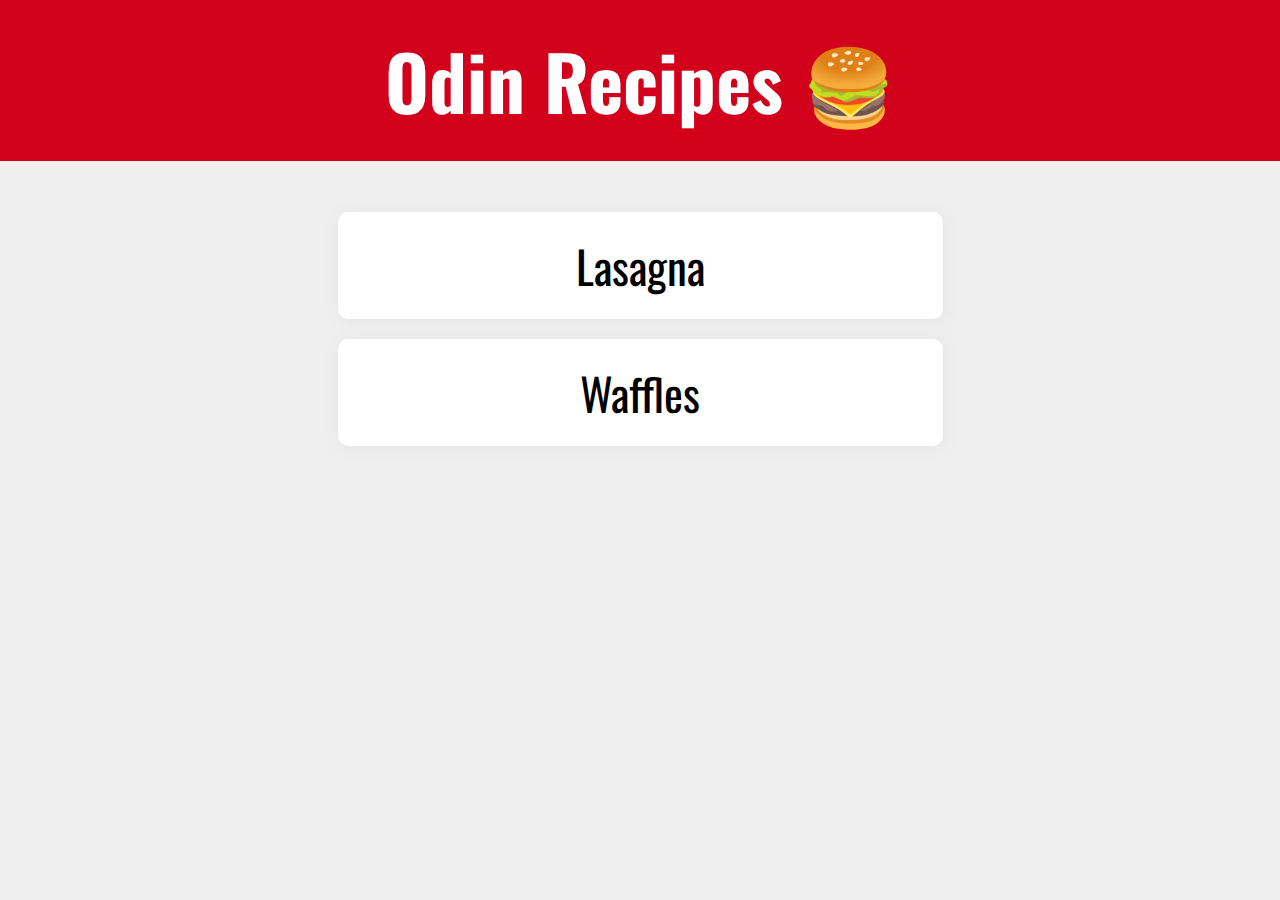
<file: index.html>
<!DOCTYPE html>
<html lang="en">
  <head>
    <link rel="stylesheet" href="style.css" />
    <meta charset="utf-8" />
    <title>Recipes</title>
    <link rel="preconnect" href="https://fonts.googleapis.com" />
    <link rel="preconnect" href="https://fonts.gstatic.com" crossorigin />
    <link
      href="https://fonts.googleapis.com/css2?family=Oswald:wght@200;300;400;500;600;700&display=swap"
      rel="stylesheet"
    />
  </head>
  <body>
    <header><h1 class="head">Odin Recipes 🍔</h1></header>
    <div id="center">
      <ul>
        <li>
          <form action="Lasagna.html">
            <button type="submit" class="recipe-button">Lasagna</button>
          </form>
        </li>
        <li>
          <form action="Waffles.html">
            <button type="submit" class="recipe-button">Waffles</button>
          </form>
        </li>
      </ul>
    </div>
  </body>
</html>
</file>
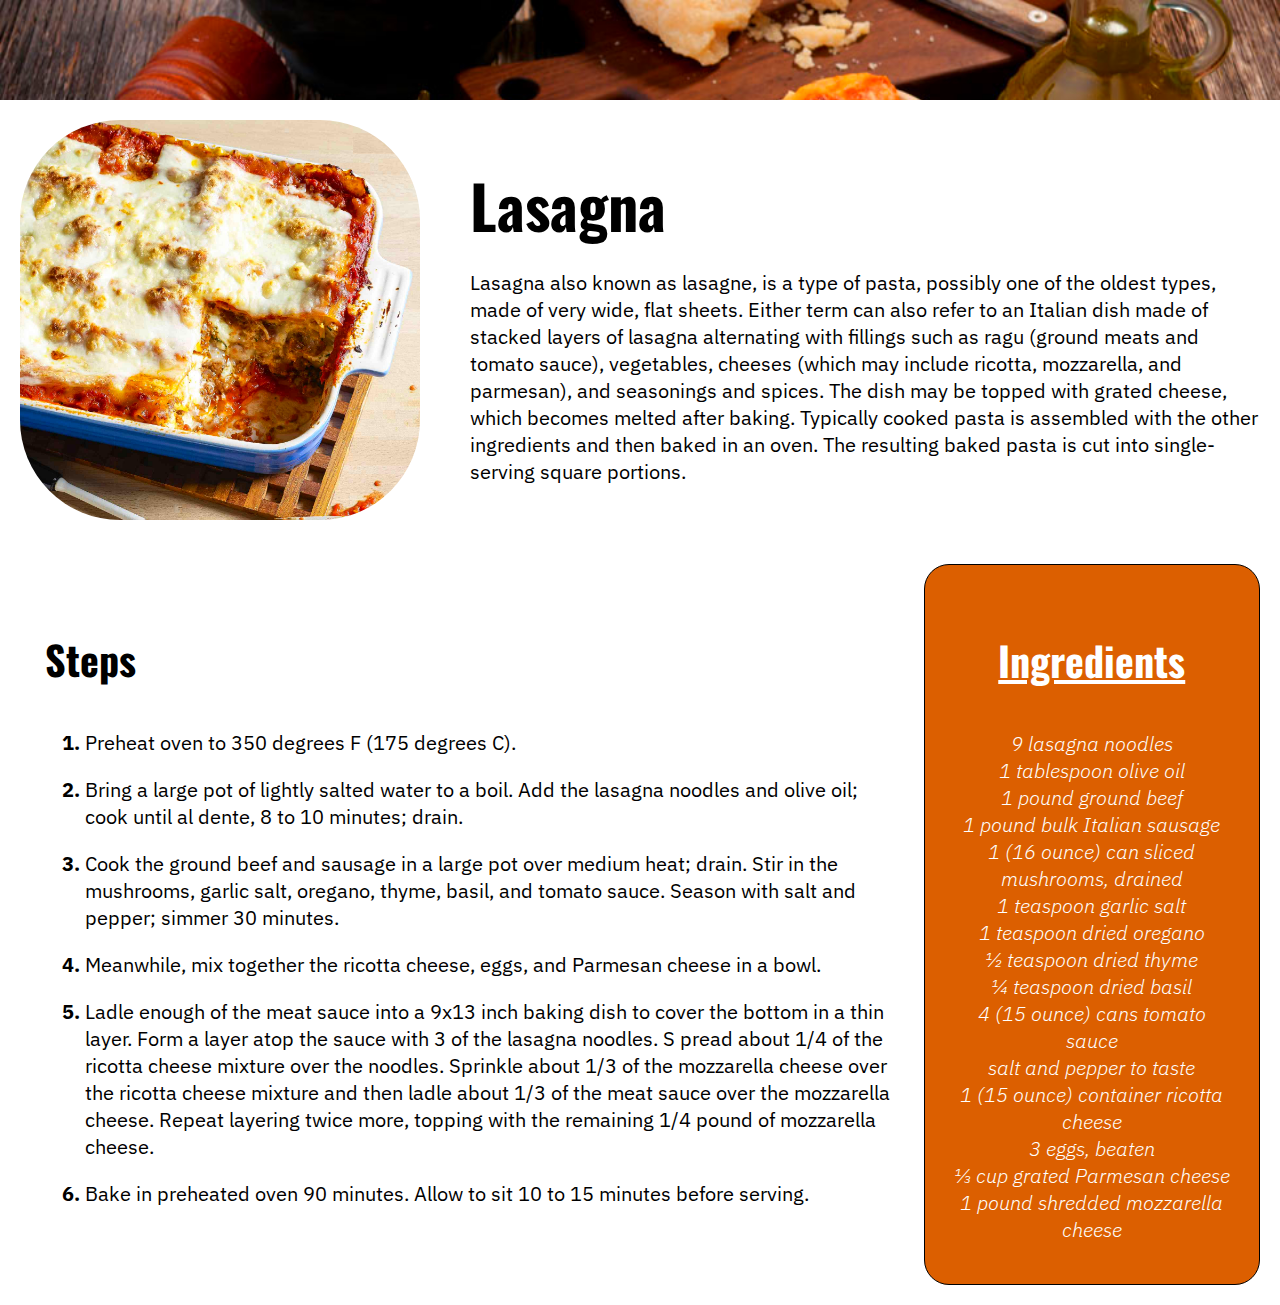
<file: Lasagna.html>
<!DOCTYPE html>
<html lang="en">
  <head>
    <meta charset="utf-8" />
    <title>Recipes</title>
    <link rel="stylesheet" href="style-recipes.css" />
    <link rel="preconnect" href="https://fonts.googleapis.com" />
    <link rel="preconnect" href="https://fonts.gstatic.com" crossorigin />
    <link
      href="https://fonts.googleapis.com/css2?family=Oswald:wght@200;300;400;500;600;700&display=swap"
      rel="stylesheet"
    />
    <link rel="preconnect" href="https://fonts.googleapis.com" />
    <link rel="preconnect" href="https://fonts.gstatic.com" crossorigin />
    <link
      href="https://fonts.googleapis.com/css2?family=IBM+Plex+Sans:ital,wght@0,100;0,200;0,300;0,400;0,500;0,600;0,700;1,100;1,200;1,300;1,400;1,500;1,600;1,700&display=swap"
      rel="stylesheet"
    />
  </head>
  <body>
    <div class="image-container">
      <img class="banner-image" src="lasagna-banner.jpg" />
    </div>
    <div class="definition-container">
      <div class="definition-left-item">
        <img class="definition-image" src="lasagna.jpg" alt="lasagna-image" />
      </div>
      <div class="definition-right-item">
        <h1>Lasagna</h1>
        <p class="recipe">
          Lasagna also known as lasagne, is a type of pasta, possibly one of the
          oldest types, made of very wide, flat sheets. Either term can also
          refer to an Italian dish made of stacked layers of lasagna alternating
          with fillings such as ragu (ground meats and tomato sauce),
          vegetables, cheeses (which may include ricotta, mozzarella, and
          parmesan), and seasonings and spices. The dish may be topped with
          grated cheese, which becomes melted after baking. Typically cooked
          pasta is assembled with the other ingredients and then baked in an
          oven. The resulting baked pasta is cut into single-serving square
          portions.
        </p>
      </div>
    </div>
    <div class="ingredients-and-steps-container">
      <div class="iands-left-item">
        <h3>Ingredients</h3>
        <ul class="unorder">
          <li>9 lasagna noodles</li>
          <li>1 tablespoon olive oil</li>
          <li>1 pound ground beef</li>
          <li>1 pound bulk Italian sausage</li>
          <li>1 (16 ounce) can sliced mushrooms, drained</li>
          <li>1 teaspoon garlic salt</li>
          <li>1 teaspoon dried oregano</li>
          <li>½ teaspoon dried thyme</li>
          <li>¼ teaspoon dried basil</li>
          <li>4 (15 ounce) cans tomato sauce</li>
          <li>salt and pepper to taste</li>
          <li>1 (15 ounce) container ricotta cheese</li>
          <li>3 eggs, beaten</li>
          <li>⅓ cup grated Parmesan cheese</li>
          <li>1 pound shredded mozzarella cheese</li>
        </ul>
      </div>
      <div class="iands-right-item">
        <h3>Steps</h3>
        <ol class="order">
          <li>Preheat oven to 350 degrees F (175 degrees C).</li>
          <li>
            Bring a large pot of lightly salted water to a boil. Add the lasagna
            noodles and olive oil; cook until al dente, 8 to 10 minutes; drain.
          </li>
          <li>
            Cook the ground beef and sausage in a large pot over medium heat;
            drain. Stir in the mushrooms, garlic salt, oregano, thyme, basil,
            and tomato sauce. Season with salt and pepper; simmer 30 minutes.
          </li>
          <li>
            Meanwhile, mix together the ricotta cheese, eggs, and Parmesan
            cheese in a bowl.
          </li>
          <li>
            Ladle enough of the meat sauce into a 9x13 inch baking dish to cover
            the bottom in a thin layer. Form a layer atop the sauce with 3 of
            the lasagna noodles. S pread about 1/4 of the ricotta cheese mixture
            over the noodles. Sprinkle about 1/3 of the mozzarella cheese over
            the ricotta cheese mixture and then ladle about 1/3 of the meat
            sauce over the mozzarella cheese. Repeat layering twice more,
            topping with the remaining 1/4 pound of mozzarella cheese.
          </li>
          <li>
            Bake in preheated oven 90 minutes. Allow to sit 10 to 15 minutes
            before serving.
          </li>
        </ol>
      </div>
    </div>
  </body>
</html>
</file>
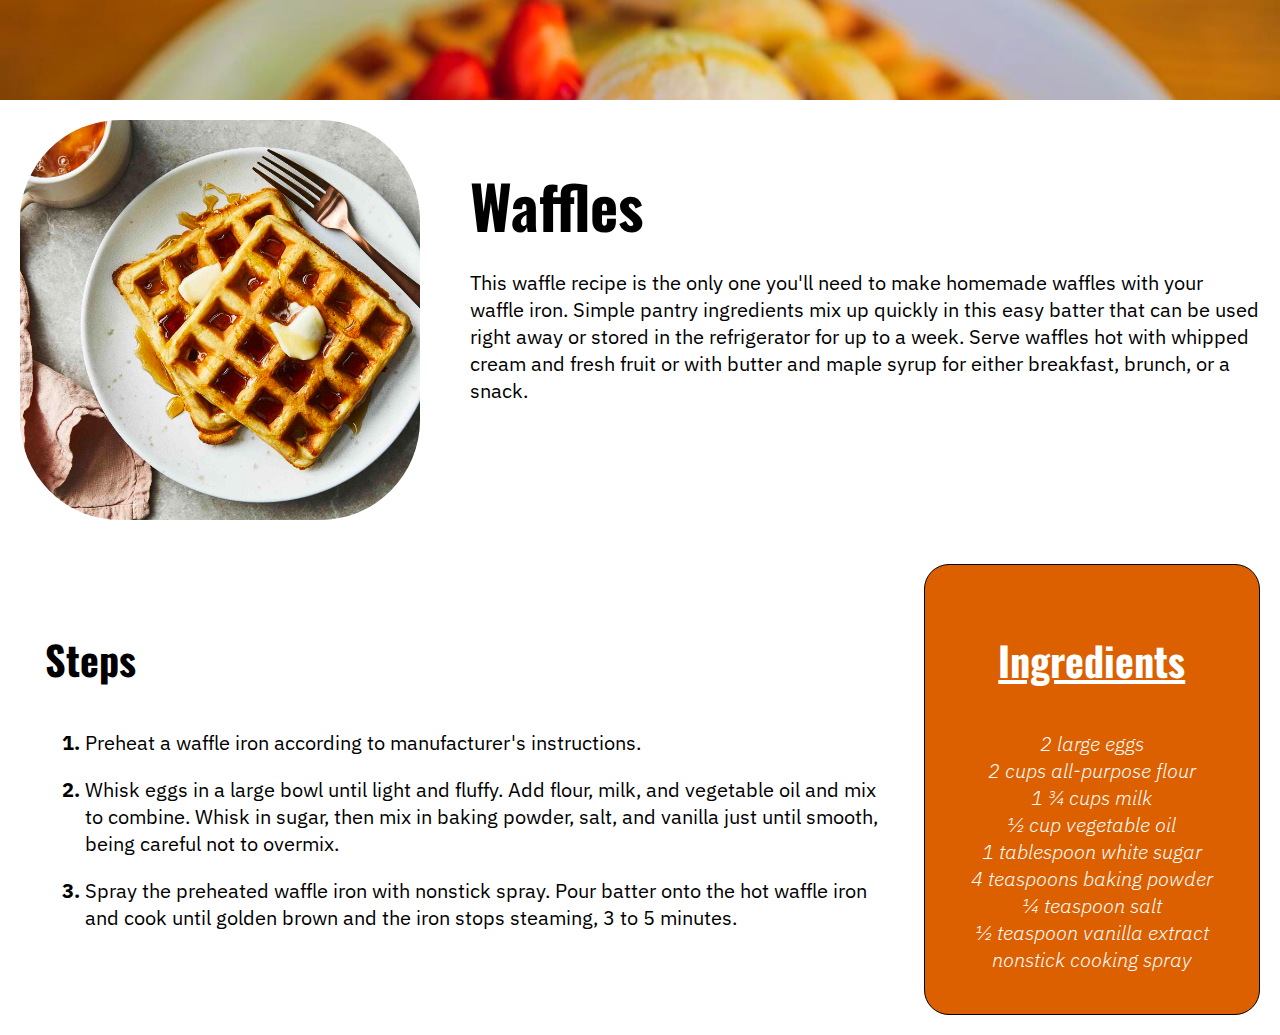
<file: Waffles.html>
<!DOCTYPE html>
<html lang="en">
  <head>
    <meta charset="utf-8" />
    <title>Recipes</title>
    <link rel="stylesheet" href="style-recipes.css" />
    <link rel="preconnect" href="https://fonts.googleapis.com" />
    <link rel="preconnect" href="https://fonts.gstatic.com" crossorigin />
    <link
      href="https://fonts.googleapis.com/css2?family=Oswald:wght@200;300;400;500;600;700&display=swap"
      rel="stylesheet"
    />
    <link rel="preconnect" href="https://fonts.googleapis.com" />
    <link rel="preconnect" href="https://fonts.gstatic.com" crossorigin />
    <link
      href="https://fonts.googleapis.com/css2?family=IBM+Plex+Sans:ital,wght@0,100;0,200;0,300;0,400;0,500;0,600;0,700;1,100;1,200;1,300;1,400;1,500;1,600;1,700&display=swap"
      rel="stylesheet"
    />
  </head>
  <body>
    <div class="image-container">
      <img class="banner-image" src="waffles-banner.jpg" />
    </div>
    <div class="definition-container">
      <div class="definition-left-item">
        <img class="definition-image" src="Waffles.jpg" alt="waffles-image" />
      </div>
      <div class="definition-right-item">
        <h1>Waffles</h1>
        <p class="recipe">
          This waffle recipe is the only one you'll need to make homemade
          waffles with your waffle iron. Simple pantry ingredients mix up
          quickly in this easy batter that can be used right away or stored in
          the refrigerator for up to a week. Serve waffles hot with whipped
          cream and fresh fruit or with butter and maple syrup for either
          breakfast, brunch, or a snack.
        </p>
      </div>
    </div>
    <div class="ingredients-and-steps-container">
      <div class="iands-left-item">
        <h3>Ingredients</h3>
        <ul class="unorder">
          <li>2 large eggs</li>
          <li>2 cups all-purpose flour</li>
          <li>1 ¾ cups milk</li>
          <li>½ cup vegetable oil</li>
          <li>1 tablespoon white sugar</li>
          <li>4 teaspoons baking powder</li>
          <li>¼ teaspoon salt</li>
          <li>½ teaspoon vanilla extract</li>
          <li>nonstick cooking spray</li>
        </ul>
      </div>
      <div class="iands-right-item">
        <h3>Steps</h3>
        <ol class="order">
          <li>
            Preheat a waffle iron according to manufacturer's instructions.
          </li>
          <li>
            Whisk eggs in a large bowl until light and fluffy. Add flour, milk,
            and vegetable oil and mix to combine. Whisk in sugar, then mix in
            baking powder, salt, and vanilla just until smooth, being careful
            not to overmix.
          </li>
          <li>
            Spray the preheated waffle iron with nonstick spray. Pour batter
            onto the hot waffle iron and cook until golden brown and the iron
            stops steaming, 3 to 5 minutes.
          </li>
        </ol>
      </div>
    </div>
  </body>
</html>
</file>
<file: style.css>
* {
  text-align: center;
  font-family: "Oswald", sans-serif;
}

body {
  margin: 0;
  padding: 0;
  background-color: #efefef;
}

header {
  background-color: #d2001a;
  margin: 0;
  padding: 25px;
}

.head {
  margin: 0;
  padding: 0;
  color: white;
  font-size: 75px;
}

ul {
  list-style-type: none;
  padding: 25px;
}

ul li {
  padding: 10px;
}

.recipe-button {
  background-color: white;
  padding: 20px;
  width: 50%;
  font-size: 45px;
  border: 0;
  border-radius: 10px;
  box-shadow: 1px 1px 15px #e3e3e3;
  transition: all 0.1s ease-in-out;
}

.recipe-button:hover {
  transform: scale(1.1);
}
</file>
<file: style-recipes.css>
* {
  font-family: "IBM Plex Sans", sans-serif;
}

body {
  margin: 0;
  background-color: white;
}

h1 {
  font-size: 60px;
  font-family: "Oswald", sans-serif;
  margin-bottom: 0;
  /* text-decoration: underline #cf0a0a; */
}

h3 {
  font-size: 40px;
  font-family: "Oswald", sans-serif;
  /* text-decoration: underline #cf0a0a; */
}

.recipe {
  font-size: 20px;
}

.image-container {
  overflow: hidden;
  height: 100px;
  width: 100%;
}

.banner-image {
  width: 100%;
  filter: brightness(100%) hue-rotate(0deg) saturate(150%);
}

.definition-container {
  display: flex;
  flex-direction: row;
  padding: 20px;
}

.definition-image {
  height: 400px;
  border-radius: 25%;
  filter: saturate(125%);
  /* border: 7px solid #cf0a0a; */
}

.definition-left-item {
  margin-right: 25px;
}

.definition-right-item {
  margin-left: 25px;
}

/* iands=> Ingredients and Steps */

.ingredients-and-steps-container {
  display: flex;
  flex-direction: row-reverse;
  padding: 20px;
}

.iands-left-item {
  width: 25%;
  text-align: center;
  background-color: #dc5f00;
  border-radius: 25px;
  padding: 25px;
  border: 1px solid black;
  color: white;
}

.unorder {
  padding: 0;
}

.order > li::marker {
  font-weight: bold;
}

.unorder li {
  list-style-type: none;
  font-size: 20px;
  font-weight: 300;
  font-style: italic;
}

.order li {
  padding-bottom: 20px;
}

.iands-right-item {
  width: 75%;
  padding: 25px;
  font-size: 20px;
  font-weight: 400;
}

.iands-left-item h3 {
  text-decoration: underline white;
}
</file>
